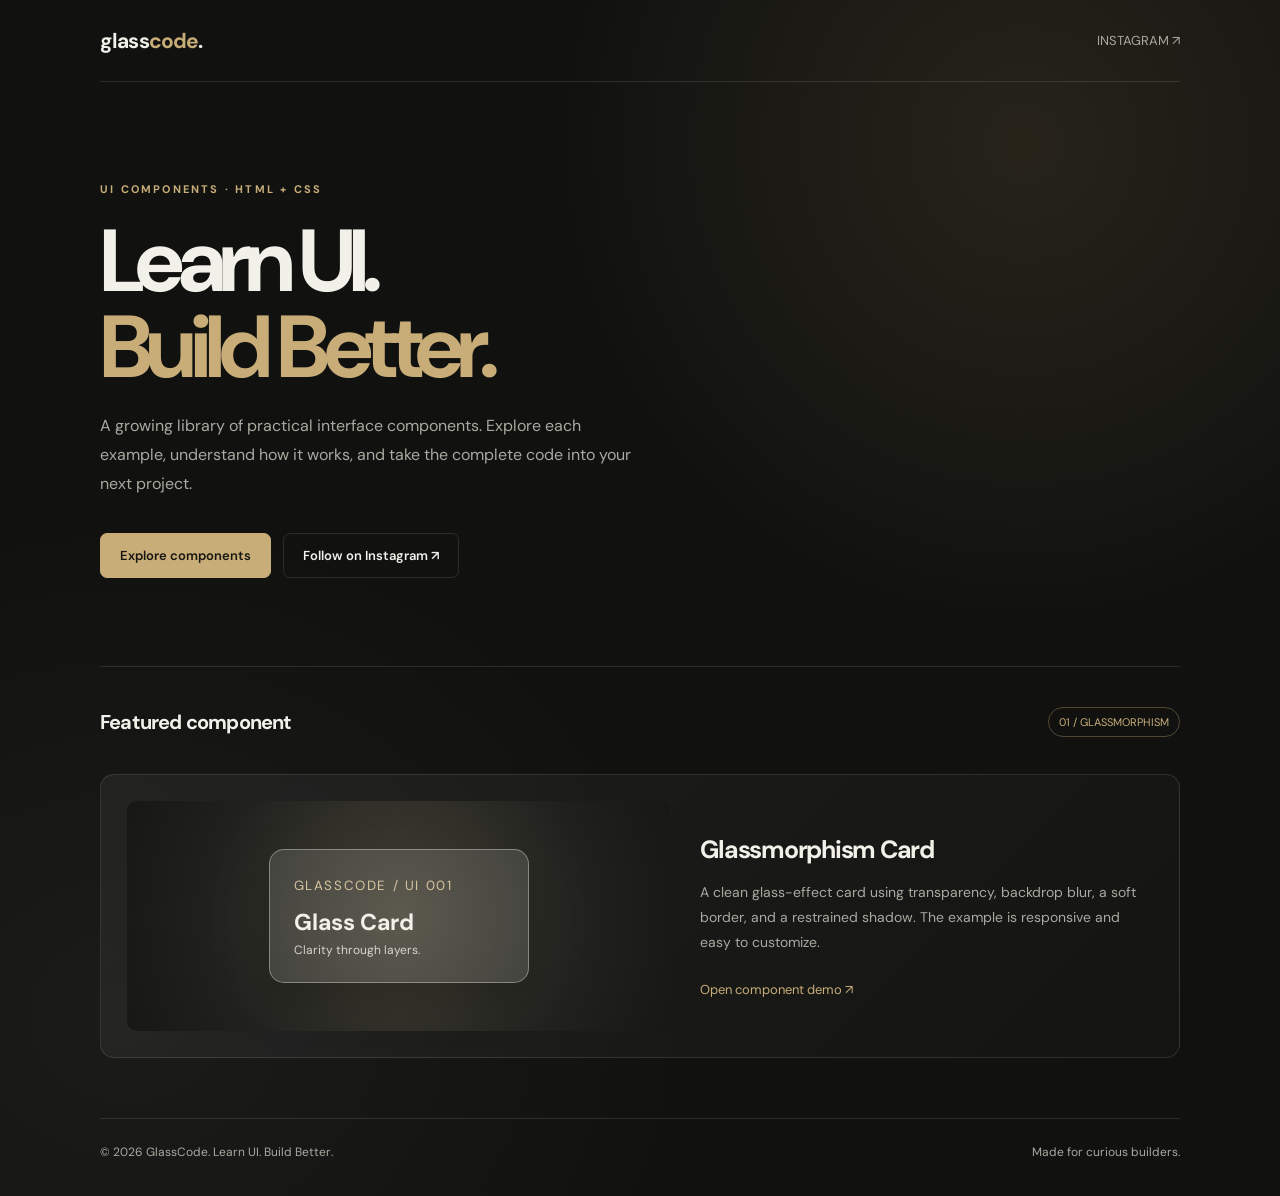
<file: index.html>
<!doctype html>
<html lang="en">
<head>
  <meta charset="utf-8">
  <meta name="viewport" content="width=device-width, initial-scale=1">
  <meta name="theme-color" content="#111210">
  <meta name="description" content="GlassCode — practical UI components with complete HTML and CSS code.">
  <title>GlassCode — Learn UI. Build Better.</title>
  <link rel="preconnect" href="https://fonts.googleapis.com">
  <link rel="preconnect" href="https://fonts.gstatic.com" crossorigin>
  <link href="https://fonts.googleapis.com/css2?family=DM+Sans:wght@400;500;600;700&display=swap" rel="stylesheet">
  <style>
    :root{color-scheme:dark;--bg:#111210;--panel:#191a17;--text:#f1f0e9;--muted:#aaa99f;--gold:#c8ad78;--line:rgba(255,255,255,.11)}
    *{box-sizing:border-box}body{margin:0;min-height:100vh;font-family:"DM Sans",sans-serif;color:var(--text);background:radial-gradient(ellipse at 80% 12%,rgba(185,151,91,.13),transparent 32%),radial-gradient(ellipse at 10% 85%,rgba(255,255,255,.045),transparent 35%),var(--bg)}
    a{color:inherit;text-decoration:none}.wrap{width:min(1080px,calc(100% - 44px));margin:auto}
    header{height:82px;display:flex;align-items:center;justify-content:space-between;border-bottom:1px solid var(--line)}
    .brand{font-weight:700;letter-spacing:-.04em;font-size:21px}.brand span{color:var(--gold)}.nav{font-size:13px;color:var(--muted)}
    main{padding:100px 0 88px}.eyebrow{color:var(--gold);font-size:11px;letter-spacing:.2em;text-transform:uppercase;font-weight:700}
    h1{font-size:clamp(48px,8vw,88px);line-height:.98;letter-spacing:-.075em;max-width:760px;margin:22px 0}
    h1 em{font-style:normal;color:var(--gold)}.intro{max-width:540px;color:var(--muted);line-height:1.8;font-size:16px}
    .actions{display:flex;gap:12px;flex-wrap:wrap;margin-top:34px}.btn{padding:13px 19px;border-radius:7px;font-size:13px;font-weight:600;border:1px solid var(--line)}
    .primary{background:var(--gold);color:#171611;border-color:var(--gold)}.secondary{color:var(--text)}
    .section{border-top:1px solid var(--line);padding:26px 0 60px}.section-head{display:flex;justify-content:space-between;align-items:center;gap:20px;margin-bottom:22px}
    h2{font-size:20px;letter-spacing:-.04em}.tag{font-size:11px;color:var(--gold);border:1px solid rgba(200,173,120,.35);padding:7px 10px;border-radius:99px}
    .project{display:grid;grid-template-columns:1.2fr 1fr;gap:30px;padding:26px;border:1px solid var(--line);border-radius:14px;background:linear-gradient(135deg,rgba(255,255,255,.055),rgba(255,255,255,.015))}
    .sample{min-height:230px;border-radius:10px;display:grid;place-items:center;background:radial-gradient(circle at 50% 50%,#484538,#20211e 65%,#171815)}
    .glass{width:min(260px,80%);padding:24px;border:1px solid rgba(255,255,255,.35);border-radius:15px;background:rgba(255,255,255,.12);backdrop-filter:blur(14px);box-shadow:0 18px 45px rgba(0,0,0,.25)}
    .glass small{color:#d7c49f;letter-spacing:.12em;text-transform:uppercase}.glass strong{display:block;font-size:23px;margin:12px 0 5px}.glass p{margin:0;color:#d8d6cf;font-size:12px}
    .details{align-self:center}.details h3{font-size:25px;letter-spacing:-.05em;margin:0 0 12px}.details p{color:var(--muted);font-size:14px;line-height:1.8}.text-link{display:inline-block;color:var(--gold);font-size:13px;margin-top:12px}
    footer{border-top:1px solid var(--line);padding:25px 0 36px;color:var(--muted);font-size:12px;display:flex;justify-content:space-between;gap:16px;flex-wrap:wrap}
    @media(max-width:700px){main{padding:75px 0 65px}.project{grid-template-columns:1fr;padding:16px}.sample{min-height:210px}.section-head{align-items:flex-start;flex-direction:column}header{height:70px}}
  </style>
</head>
<body>
  <div class="wrap">
    <header><a class="brand" href="#">glass<span>code</span>.</a><a class="nav" href="https://www.instagram.com/glasscode.ir/">INSTAGRAM ↗</a></header>
    <main>
      <div class="eyebrow">UI components · HTML + CSS</div>
      <h1>Learn UI.<br><em>Build Better.</em></h1>
      <p class="intro">A growing library of practical interface components. Explore each example, understand how it works, and take the complete code into your next project.</p>
      <div class="actions"><a class="btn primary" href="#components">Explore components</a><a class="btn secondary" href="https://www.instagram.com/glasscode.ir/">Follow on Instagram ↗</a></div>
    </main>
    <section class="section" id="components">
      <div class="section-head"><h2>Featured component</h2><span class="tag">01 / GLASSMORPHISM</span></div>
      <article class="project">
        <div class="sample"><div class="glass"><small>GlassCode / UI 001</small><strong>Glass Card</strong><p>Clarity through layers.</p></div></div>
        <div class="details"><h3>Glassmorphism Card</h3><p>A clean glass-effect card using transparency, backdrop blur, a soft border, and a restrained shadow. The example is responsive and easy to customize.</p><a class="text-link" href="components/glassmorphism-card/index.html">Open component demo ↗</a></div>
      </article>
    </section>
    <footer><span>© 2026 GlassCode. Learn UI. Build Better.</span><span>Made for curious builders.</span></footer>
  </div>
</body>
</html>
</file>
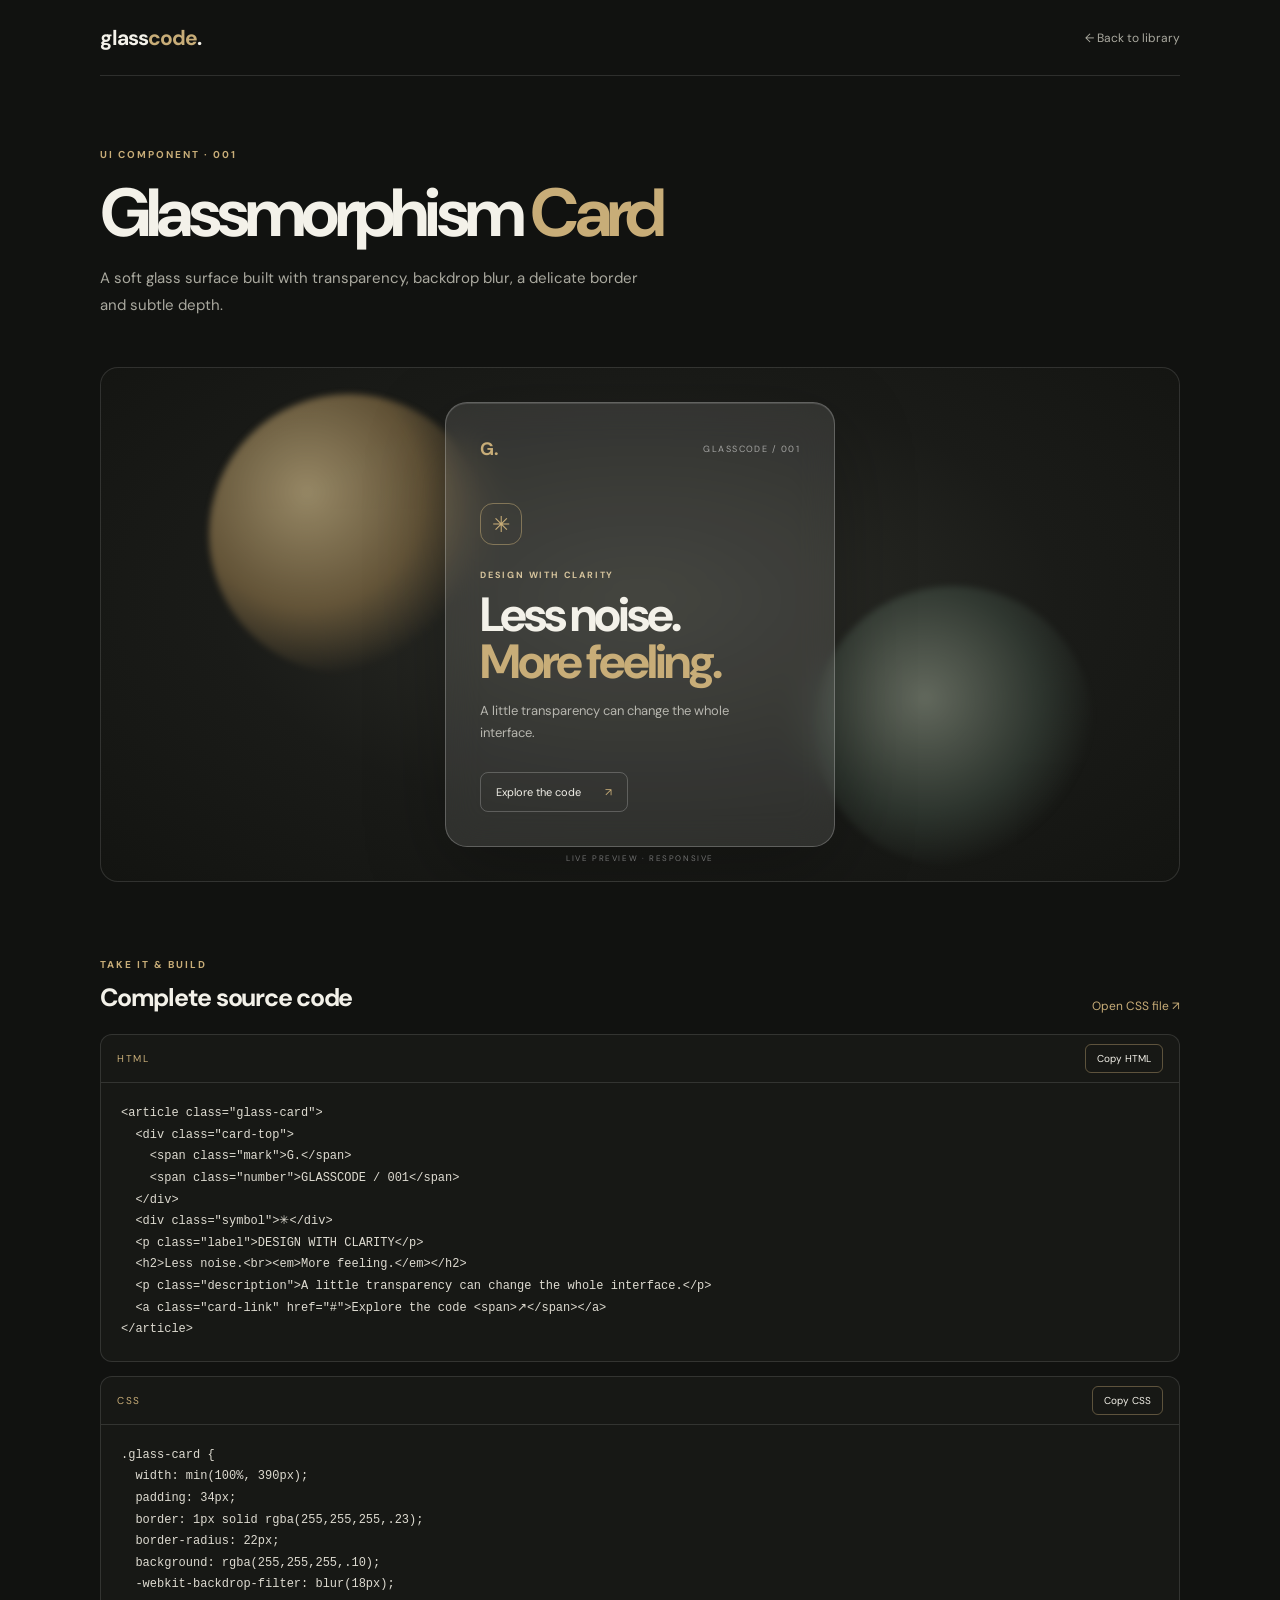
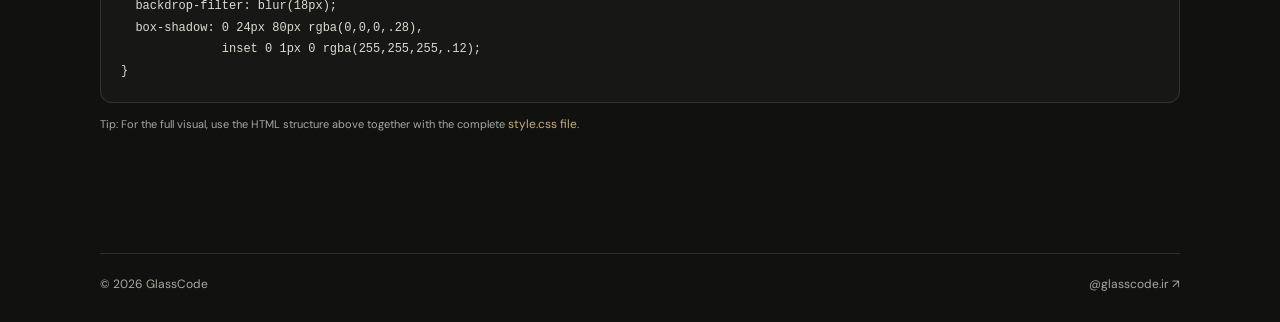
<file: components/glassmorphism-card/index.html>
<!doctype html>
<html lang="en">
<head>
  <meta charset="utf-8">
  <meta name="viewport" content="width=device-width, initial-scale=1">
  <meta name="theme-color" content="#111210">
  <meta name="description" content="GlassCode UI 001 — responsive Glassmorphism Card with HTML and CSS source code.">
  <title>Glassmorphism Card — GlassCode</title>
  <link rel="preconnect" href="https://fonts.googleapis.com">
  <link rel="preconnect" href="https://fonts.gstatic.com" crossorigin>
  <link href="https://fonts.googleapis.com/css2?family=DM+Sans:wght@400;500;600;700&display=swap" rel="stylesheet">
  <link rel="stylesheet" href="style.css">
</head>
<body>
  <header class="topbar">
    <a class="brand" href="../../">glass<span>code</span>.</a>
    <a class="back" href="../../">← Back to library</a>
  </header>
  <main>
    <div class="eyebrow">UI COMPONENT · 001</div>
    <h1>Glassmorphism <span>Card</span></h1>
    <p class="intro">A soft glass surface built with transparency, backdrop blur, a delicate border and subtle depth.</p>
    <section class="demo" aria-label="Live component preview">
      <div class="orb orb-a"></div><div class="orb orb-b"></div>
      <article class="glass-card">
        <div class="card-top"><span class="mark">G.</span><span class="number">GLASSCODE / 001</span></div>
        <div class="symbol">✳</div>
        <p class="label">DESIGN WITH CLARITY</p>
        <h2>Less noise.<br><em>More feeling.</em></h2>
        <p class="description">A little transparency can change the whole interface.</p>
        <a class="card-link" href="#source">Explore the code <span>↗</span></a>
      </article>
      <span class="demo-note">LIVE PREVIEW · RESPONSIVE</span>
    </section>
    <section class="source" id="source">
      <div class="source-heading">
        <div><div class="eyebrow">TAKE IT & BUILD</div><h2>Complete source code</h2></div>
        <a class="raw-link" href="style.css" target="_blank" rel="noopener">Open CSS file ↗</a>
      </div>
      <div class="code-card">
        <div class="code-head"><span>HTML</span><button type="button" data-copy="html-code">Copy HTML</button></div>
        <pre><code id="html-code">&lt;article class="glass-card"&gt;
  &lt;div class="card-top"&gt;
    &lt;span class="mark"&gt;G.&lt;/span&gt;
    &lt;span class="number"&gt;GLASSCODE / 001&lt;/span&gt;
  &lt;/div&gt;
  &lt;div class="symbol"&gt;✳&lt;/div&gt;
  &lt;p class="label"&gt;DESIGN WITH CLARITY&lt;/p&gt;
  &lt;h2&gt;Less noise.&lt;br&gt;&lt;em&gt;More feeling.&lt;/em&gt;&lt;/h2&gt;
  &lt;p class="description"&gt;A little transparency can change the whole interface.&lt;/p&gt;
  &lt;a class="card-link" href="#"&gt;Explore the code &lt;span&gt;↗&lt;/span&gt;&lt;/a&gt;
&lt;/article&gt;</code></pre>
      </div>
      <div class="code-card">
        <div class="code-head"><span>CSS</span><button type="button" data-copy="css-code">Copy CSS</button></div>
        <pre><code id="css-code">.glass-card {
  width: min(100%, 390px);
  padding: 34px;
  border: 1px solid rgba(255,255,255,.23);
  border-radius: 22px;
  background: rgba(255,255,255,.10);
  -webkit-backdrop-filter: blur(18px);
  backdrop-filter: blur(18px);
  box-shadow: 0 24px 80px rgba(0,0,0,.28),
              inset 0 1px 0 rgba(255,255,255,.12);
}</code></pre>
      </div>
      <p class="hint">Tip: For the full visual, use the HTML structure above together with the complete <a href="style.css" target="_blank" rel="noopener">style.css file</a>.</p>
      <p class="copy-status" aria-live="polite"></p>
    </section>
  </main>
  <footer><span>© 2026 GlassCode</span><a href="https://www.instagram.com/glasscode.ir/" target="_blank" rel="noopener">@glasscode.ir ↗</a></footer>
  <script>
    document.querySelectorAll("[data-copy]").forEach(button => {
      button.addEventListener("click", async () => {
        const target = document.getElementById(button.dataset.copy);
        try {
          await navigator.clipboard.writeText(target.innerText);
          button.textContent = "Copied ✓";
        } catch {
          button.textContent = "Select code to copy";
        }
        window.setTimeout(() => button.textContent = button.dataset.copy === "html-code" ? "Copy HTML" : "Copy CSS", 1800);
      });
    });
  </script>
</body>
</html>
</file>
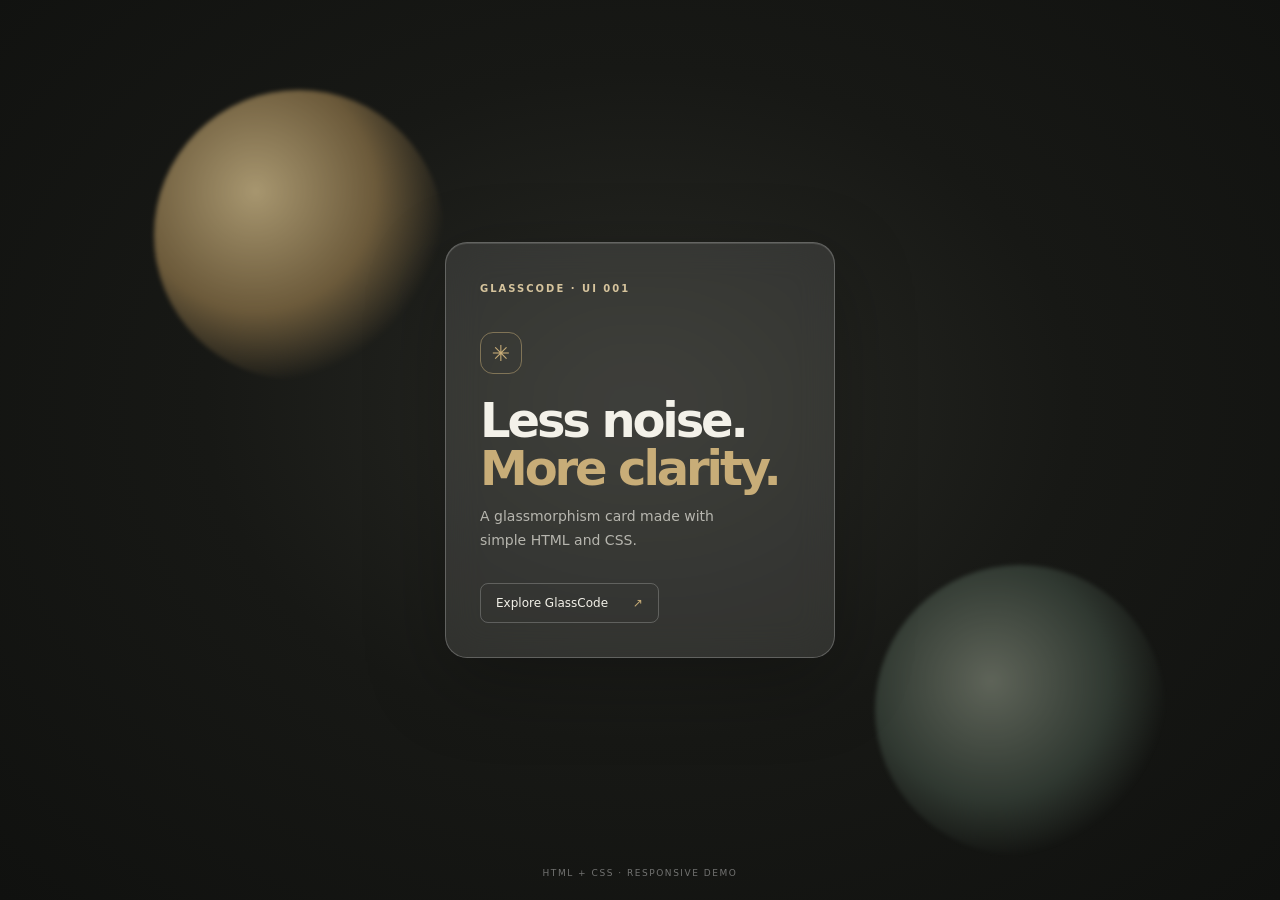
<file: index (1).html>
<!doctype html>
<html lang="en">
<head>
  <meta charset="utf-8">
  <meta name="viewport" content="width=device-width, initial-scale=1">
  <title>Glassmorphism Card | GlassCode</title>
  <link rel="stylesheet" href="style.css">
</head>
<body>
  <main class="stage">
    <div class="orb orb-one"></div><div class="orb orb-two"></div>
    <article class="glass-card">
      <span class="kicker">GLASSCODE · UI 001</span>
      <div class="icon">✳</div>
      <h1>Less noise.<br><span>More clarity.</span></h1>
      <p>A glassmorphism card made with simple HTML and CSS.</p>
      <a href="https://www.instagram.com/glasscode.ir/">Explore GlassCode <span>↗</span></a>
    </article>
    <span class="credit">HTML + CSS · RESPONSIVE DEMO</span>
  </main>
</body>
</html>
</file>
<file: components/glassmorphism-card/style.css>
:root{--bg:#111210;--gold:#c8ad78;--text:#f3f1e9;--muted:#aaa99f;--line:rgba(255,255,255,.12)}
*{box-sizing:border-box}html{scroll-behavior:smooth}
body{margin:0;background:var(--bg);color:var(--text);font-family:"DM Sans",sans-serif}
a{color:inherit;text-decoration:none}
.topbar,footer{width:min(1080px,calc(100% - 40px));margin:auto;display:flex;justify-content:space-between;align-items:center}
.topbar{height:76px;border-bottom:1px solid var(--line)}
.brand{font-size:21px;font-weight:700;letter-spacing:-.05em}.brand span{color:var(--gold)}
.back,footer{font-size:12px;color:var(--muted)}
main{width:min(1080px,calc(100% - 40px));margin:auto;padding:72px 0 80px}
.eyebrow{font-size:10px;font-weight:700;letter-spacing:.2em;color:var(--gold)}
h1{font-size:clamp(42px,7vw,68px);line-height:1;letter-spacing:-.07em;margin:18px 0}
h1 span{color:var(--gold)}.intro{max-width:560px;color:var(--muted);font-size:15px;line-height:1.8;margin:0}
.demo{position:relative;isolation:isolate;overflow:hidden;min-height:510px;margin:48px 0 76px;border:1px solid var(--line);border-radius:18px;background:radial-gradient(ellipse at 50% 45%,#30312b 0,#1a1b18 55%,#131411 100%);display:grid;place-items:center;padding:34px}
.orb{position:absolute;z-index:-1;width:280px;height:280px;border-radius:50%;filter:blur(3px);opacity:.65}
.orb-a{left:10%;top:5%;background:radial-gradient(circle at 35% 35%,#d8c18e,#887047 45%,transparent 72%)}
.orb-b{right:8%;bottom:3%;background:radial-gradient(circle at 40% 40%,#879080,#39443b 48%,transparent 72%)}
.glass-card{position:relative;width:min(100%,390px);padding:34px;border:1px solid rgba(255,255,255,.23);border-radius:22px;background:rgba(255,255,255,.10);-webkit-backdrop-filter:blur(18px);backdrop-filter:blur(18px);box-shadow:0 24px 80px rgba(0,0,0,.28),inset 0 1px 0 rgba(255,255,255,.12)}
.card-top{display:flex;justify-content:space-between;align-items:center}.mark{font-weight:700;font-size:18px;color:var(--gold)}
.number{font-size:9px;letter-spacing:.16em;color:rgba(255,255,255,.55)}
.symbol{width:42px;height:42px;display:grid;place-items:center;margin-top:42px;border:1px solid rgba(200,173,120,.5);border-radius:13px;color:var(--gold);font-size:22px}
.label{margin:24px 0 10px;font-size:9px;letter-spacing:.2em;color:#d6c49d;font-weight:700}
.glass-card h2{margin:0;font-size:clamp(36px,7vw,48px);line-height:.98;letter-spacing:-.065em}
.glass-card h2 em{font-style:normal;color:var(--gold)}
.description{max-width:270px;color:rgba(243,241,233,.68);font-size:13px;line-height:1.7;margin:15px 0 0}
.card-link{display:inline-flex;gap:24px;align-items:center;margin-top:28px;padding:12px 15px;border:1px solid rgba(255,255,255,.22);border-radius:8px;font-size:11px}
.card-link span{color:var(--gold)}.demo-note{position:absolute;bottom:18px;font-size:8px;letter-spacing:.2em;color:rgba(255,255,255,.4)}
.source-heading{display:flex;justify-content:space-between;align-items:end;gap:20px;margin-bottom:20px}
.source-heading h2{font-size:25px;letter-spacing:-.05em;margin:10px 0 0}
.raw-link,.hint a{font-size:12px;color:var(--gold)}
.code-card{margin-top:14px;border:1px solid var(--line);border-radius:12px;overflow:hidden;background:#171815}
.code-head{height:48px;padding:0 16px;display:flex;justify-content:space-between;align-items:center;border-bottom:1px solid var(--line);font-size:10px;letter-spacing:.15em;color:var(--gold)}
.code-head button{border:1px solid rgba(200,173,120,.4);background:transparent;color:var(--text);border-radius:6px;padding:7px 11px;font:inherit;letter-spacing:0;cursor:pointer}
pre{margin:0;padding:20px;overflow:auto;color:#dedbd1;font:12px/1.8 ui-monospace,SFMono-Regular,Consolas,monospace}
.hint,.copy-status{font-size:11px;line-height:1.7;color:var(--muted)}.copy-status{min-height:16px;color:var(--gold)}
footer{padding:22px 0 30px;border-top:1px solid var(--line)}
@media(max-width:600px){main{padding-top:54px}.demo{min-height:450px;padding:20px;margin:34px 0 58px}.glass-card{padding:27px}.orb{width:210px;height:210px}.source-heading{align-items:flex-start;flex-direction:column}.topbar{height:66px}}
</file>
<file: style.css>
:root {
  --glass-blur: 18px;
  --glass-opacity: .10;
  --gold: #c8ad78;
  --ink: #111210;
}
* { box-sizing: border-box; }
body { margin: 0; min-height: 100vh; font-family: Inter, ui-sans-serif, system-ui, sans-serif; color: #f3f1e9; background: var(--ink); }
.stage { min-height: 100vh; position: relative; overflow: hidden; display: grid; place-items: center; padding: 28px; background: radial-gradient(ellipse at 50% 45%, #292a25 0, #171815 48%, #10110f 100%); }
.orb { position: absolute; width: 290px; height: 290px; border-radius: 50%; filter: blur(2px); opacity: .75; }
.orb-one { background: radial-gradient(circle at 35% 35%, #d8c18e, #887047 45%, transparent 72%); top: 10%; left: 12%; }
.orb-two { background: radial-gradient(circle at 40% 40%, #777e70, #39443b 48%, transparent 72%); right: 9%; bottom: 5%; }
.glass-card { position: relative; z-index: 1; width: min(100%, 390px); padding: 34px; border: 1px solid rgba(255,255,255,.23); border-radius: 22px; background: rgba(255,255,255,var(--glass-opacity)); -webkit-backdrop-filter: blur(var(--glass-blur)); backdrop-filter: blur(var(--glass-blur)); box-shadow: 0 24px 80px rgba(0,0,0,.28), inset 0 1px 0 rgba(255,255,255,.12); }
.kicker { color: #d6c49d; font-size: 10px; letter-spacing: .2em; font-weight: 700; }
.icon { width: 42px; height: 42px; display: grid; place-items: center; margin-top: 36px; border: 1px solid rgba(200,173,120,.5); border-radius: 13px; color: var(--gold); font-size: 22px; }
h1 { margin: 23px 0 13px; font-size: clamp(36px, 8vw, 48px); line-height: .99; letter-spacing: -.065em; }
h1 span { color: var(--gold); }
p { max-width: 270px; margin: 0; color: rgba(243,241,233,.68); font-size: 14px; line-height: 1.7; }
a { display: inline-flex; gap: 25px; align-items: center; margin-top: 30px; padding: 12px 15px; border: 1px solid rgba(255,255,255,.22); border-radius: 8px; color: #f3f1e9; text-decoration: none; font-size: 12px; transition: background .2s, border-color .2s; }
a:hover { background: rgba(200,173,120,.13); border-color: rgba(200,173,120,.6); }
a span { color: var(--gold); }
.credit { position: absolute; z-index: 1; bottom: 22px; color: rgba(255,255,255,.4); font-size: 9px; letter-spacing: .17em; }
@media (max-width: 480px) { .glass-card { padding: 27px; } .orb { width: 220px; height: 220px; } }
</file>
